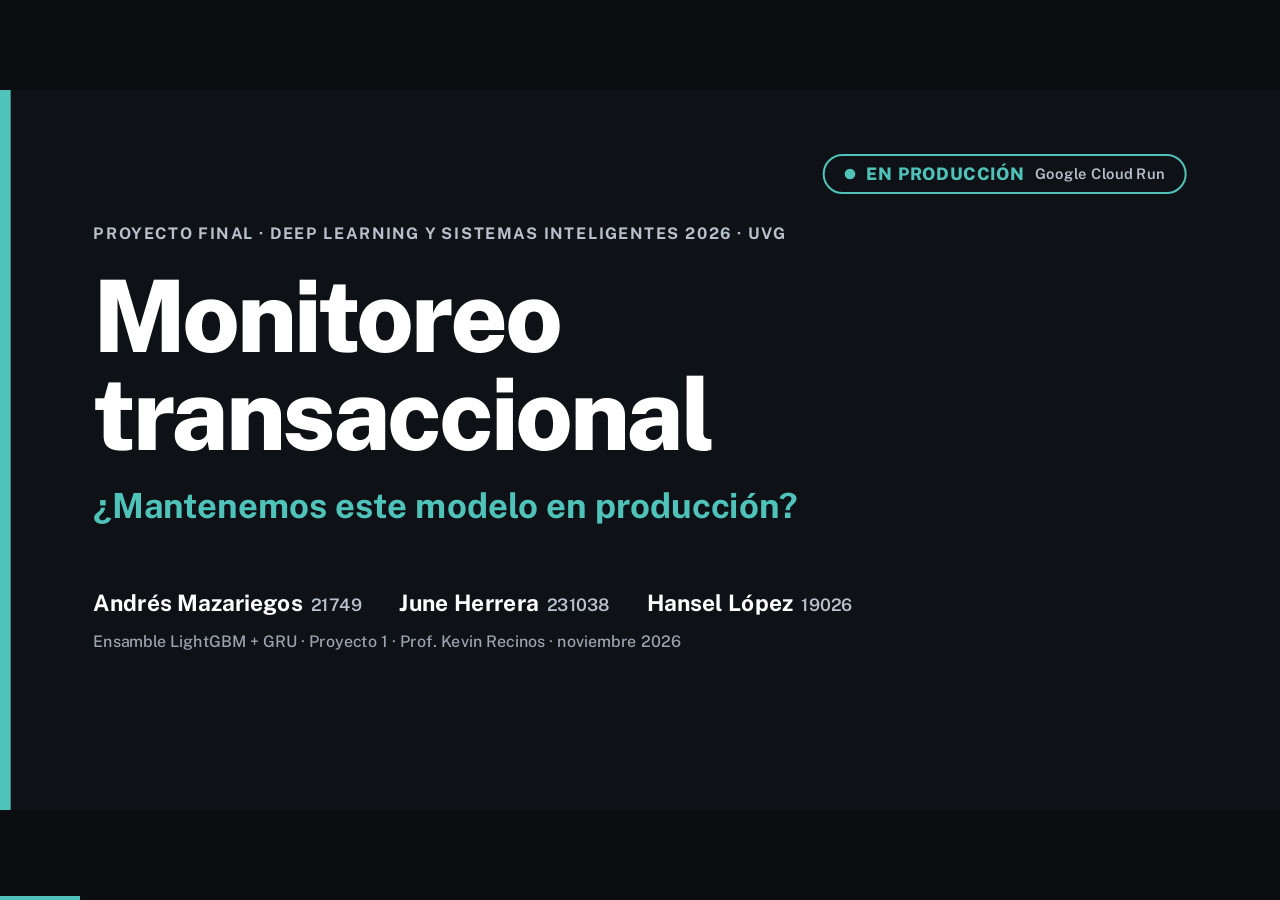
<file: docs/presentacion.html>
<!DOCTYPE html>
<html lang="es">
<head>
<meta charset="UTF-8">
<meta name="viewport" content="width=device-width, initial-scale=1.0">
<title>¿Mantenemos este modelo en producción?</title>

<!-- Tipografía: Public Sans (texto y cifras, ceros sin barra) + IBM Plex Mono (solo rutas y comandos). -->
<link rel="preconnect" href="https://fonts.googleapis.com">
<link rel="preconnect" href="https://fonts.gstatic.com" crossorigin>
<link rel="stylesheet" href="https://fonts.googleapis.com/css2?family=Public+Sans:ital,wght@0,300..900;1,300..900&display=swap">
<link rel="stylesheet" href="https://fonts.googleapis.com/css2?family=IBM+Plex+Mono:wght@400;500;600&display=swap">

<style>
/* ===========================================
   TEMA: "Tablero" — alto contraste, una sola familia para texto y cifras.
   Cambiar estos tokens cambia toda la presentación.
   Semántica fija: rojo = bloquear/fraude · ámbar = revisar ·
   verde = aprobar · azul = GRU / ensamble · gris = LightGBM ·
   turquesa = acento del deck (número de sección, énfasis).
   =========================================== */
:root {
    --paper: #FFFFFF;
    --card: #F4F6F9;
    --ink: #0E1116;
    --ink-2: #3D4451;
    --ink-3: #5B6472;
    --rule: #D5DAE1;
    --block: #C21D24;
    --block-soft: #FDE7E8;
    --review: #A65800;
    --review-ink: #8A4A00;
    --review-soft: #FFF0DB;
    --approve: #157A3C;
    --approve-soft: #E0F2E7;
    --dl: #1849A9;
    --dl-2: #86A7E3;
    --dl-soft: #E3ECFB;
    --lgb: #59616E;
    --mute: #C9CED6;
    --acc: #0B6E69;
    --acc-light: #4FC3B9;
    --dark: #0E1116;

    --f-display: 'Public Sans', sans-serif;
    --f-body: 'Public Sans', sans-serif;
    --f-mono: 'IBM Plex Mono', monospace;

    --stage-bg: #0b0d10;
    --slide-bg: var(--paper);
    --ease: cubic-bezier(0.16, 1, 0.3, 1);
}

* { margin: 0; padding: 0; box-sizing: border-box; }

/* ===========================================
   FIXED 16:9 STAGE: MANDATORY BASE STYLES (viewport-base.css, completo)
   =========================================== */
html,
body {
    width: 100%;
    height: 100%;
    margin: 0;
    overflow: hidden;
    background: var(--stage-bg, #000);
}
.deck-viewport {
    position: fixed;
    inset: 0;
    overflow: hidden;
    background: var(--stage-bg, #000);
}
.deck-stage {
    position: absolute;
    left: 0;
    top: 0;
    width: 1920px;
    height: 1080px;
    overflow: hidden;
    transform-origin: 0 0;
    background: var(--slide-bg, #fff);
}
.slide {
    position: absolute;
    inset: 0;
    width: 1920px;
    height: 1080px;
    overflow: hidden;
    display: block;
    visibility: hidden;
    opacity: 0;
    pointer-events: none;
    background: var(--slide-bg, #fff);
}
.slide.active,
.slide.visible {
    visibility: visible;
    opacity: 1;
    pointer-events: auto;
    z-index: 1;
}
img,
video,
canvas,
svg {
    max-width: 100%;
    max-height: 100%;
}
.deck-controls {
    position: fixed;
    left: 50%;
    bottom: 22px;
    transform: translateX(-50%);
    z-index: 1000;
}
@media print {
    html,
    body {
        width: 1920px;
        height: auto;
        overflow: visible;
        background: #fff;
    }
    .deck-viewport {
        position: static;
        overflow: visible;
        background: #fff;
    }
    .deck-stage {
        position: static;
        width: auto;
        height: auto;
        transform: none !important;
        background: none;
    }
    .slide {
        position: relative;
        display: block !important;
        visibility: visible !important;
        opacity: 1 !important;
        pointer-events: auto !important;
        width: 1920px;
        height: 1080px;
        break-after: page;
        page-break-after: always;
    }
    .slide:last-child {
        break-after: auto;
        page-break-after: auto;
    }
    .deck-controls {
        display: none !important;
    }
}
@media (prefers-reduced-motion: reduce) {
    *,
    *::before,
    *::after {
        animation-duration: 0.01ms !important;
        transition-duration: 0.2s !important;
    }
}

/* ===========================================
   FONDO: blanco liso + riel de acento a la izquierda
   =========================================== */
.slide {
    font-family: var(--f-body);
    color: var(--ink);
    font-size: 30px;
    background: var(--paper);
}
.slide::before {
    content: '';
    position: absolute;
    left: 0;
    top: 0;
    bottom: 0;
    width: 16px;
    background: var(--acc);
}

/* ===========================================
   ESTRUCTURA DE DIAPOSITIVA DE CONTENIDO
   número + título corto → subtítulo → cuerpo → pie
   =========================================== */
.frame {
    position: absolute;
    left: 140px;
    right: 140px;
    top: 70px;
    bottom: 90px;
    display: flex;
    flex-direction: column;
}
.head { display: flex; align-items: baseline; gap: 30px; }
.head .num { font: 800 44px/1 var(--f-body); color: var(--acc); }
h2 {
    font-family: var(--f-display);
    font-weight: 800;
    font-size: 96px;
    line-height: 1;
    letter-spacing: -0.02em;
}
.sub { font-size: 40px; line-height: 1.25; font-weight: 500; color: var(--ink-2); margin-top: 18px; }
.sub em { font-style: normal; font-weight: 800; color: var(--acc); }
.body { position: relative; flex: 1; margin-top: 44px; min-height: 0; }
.foot, .pg {
    position: absolute;
    bottom: 38px;
    font: 700 20px/1 var(--f-body);
    letter-spacing: 0.04em;
    color: var(--ink-3);
    text-transform: uppercase;
}
.foot { left: 140px; }
.pg { right: 140px; }

/* ===========================================
   PIEZAS REUTILIZABLES
   =========================================== */
.lbl {
    font: 700 22px/1.2 var(--f-body);
    letter-spacing: 0.08em;
    text-transform: uppercase;
    color: var(--ink-2);
}
.mono { font-family: var(--f-body); font-variant-numeric: tabular-nums; } /* cifras y notas */
.card {
    background: var(--card);
    border: 2px solid var(--rule);
    border-radius: 10px;
    padding: 30px 34px;
}
.pill {
    display: inline-block;
    padding: 6px 18px;
    border-radius: 999px;
    font: 700 24px/1.2 var(--f-body);
    white-space: nowrap;
}
.pill.ok { background: var(--approve-soft); color: var(--approve); }
.pill.no { background: var(--block-soft); color: var(--block); }
.pill.warn { background: var(--review-soft); color: var(--review-ink); }
.pill.dl { background: var(--dl-soft); color: var(--dl); }
.chip {
    display: inline-block;
    font: 600 24px/1 var(--f-body);
    padding: 12px 18px;
    border: 2px solid var(--rule);
    border-radius: 6px;
    background: var(--card);
    color: var(--ink);
    white-space: nowrap;
}
.c-block { color: var(--block); }
.c-review { color: var(--review-ink); }
.c-approve { color: var(--approve); }
.c-dl { color: var(--dl); }
.c-mute { color: var(--ink-3); }

svg { font-family: var(--f-body); fill: var(--ink); }
svg .m { font-family: var(--f-body); font-variant-numeric: tabular-nums; }

/* ===========================================
   ANIMACIONES — entran al activar la diapositiva (.visible)
   --d escalona cada elemento. Barras crecen desde su base.
   =========================================== */
.reveal {
    opacity: 0;
    transform: translateY(26px);
    transition: opacity 0.7s var(--ease), transform 0.7s var(--ease);
    transition-delay: var(--d, 0s);
}
.slide.visible .reveal { opacity: 1; transform: none; }

.grow {
    transform: scaleX(0);
    transform-origin: left center;
    transform-box: fill-box;
    transition: transform 1.1s var(--ease);
    transition-delay: var(--d, 0.3s);
}
.rise {
    transform: scaleY(0);
    transform-origin: center bottom;
    transform-box: fill-box;
    transition: transform 1.1s var(--ease);
    transition-delay: var(--d, 0.3s);
}
.slide.visible .grow,
.slide.visible .rise { transform: none; }

/* ===========================================
   PORTADA Y CIERRE (fondo oscuro, texto blanco)
   =========================================== */
.s-dark {
    --paper: #0E1116;
    color: #FFFFFF;
    background: #0E1116;
}
.s-dark::before { background: var(--acc-light); }
.title-wrap { position: absolute; left: 140px; right: 140px; top: 200px; }
.kicker {
    font: 700 24px/1.2 var(--f-body);
    letter-spacing: 0.1em;
    text-transform: uppercase;
    color: #B8C0CC;
}
h1 {
    font-family: var(--f-display);
    font-weight: 800;
    font-size: 150px;
    line-height: 0.98;
    letter-spacing: -0.03em;
    margin-top: 36px;
}
.lede { font-size: 52px; font-weight: 700; color: var(--acc-light); margin-top: 34px; }
.team { display: flex; gap: 56px; margin-top: 96px; font-size: 34px; font-weight: 700; }
.team b { font: 600 26px var(--f-body); color: #B8C0CC; margin-left: 12px; }
.meta { margin-top: 22px; font: 500 24px var(--f-body); color: #9AA3AF; }

/* Distintivo "en producción" */
.stamp { position: absolute; right: 140px; top: 96px; }
.stamp-in {
    display: inline-flex;
    align-items: center;
    gap: 16px;
    border: 3px solid var(--acc-light);
    border-radius: 999px;
    padding: 14px 30px;
    color: var(--acc-light);
    font: 800 26px/1 var(--f-body);
    letter-spacing: 0.04em;
    opacity: 0;
    transform: translateY(-10px);
    transition: opacity 0.5s ease 0.9s, transform 0.5s var(--ease) 0.9s;
}
.stamp-in::before { content: ''; width: 16px; height: 16px; border-radius: 50%; background: var(--acc-light); }
.stamp-in small { font: 600 22px/1 var(--f-body); letter-spacing: 0.02em; color: #B8C0CC; }
.slide.visible .stamp-in { opacity: 1; transform: none; }

/* ===========================================
   PIEZAS POR DIAPOSITIVA
   =========================================== */

/* 02 · Problemática */
.huge { font-family: var(--f-display); font-weight: 800; line-height: 0.95; letter-spacing: -0.02em; font-variant-numeric: tabular-nums; }
.sq { display: flex; gap: 8px; margin-top: 18px; }
.sq i { width: 22px; height: 22px; background: var(--review); display: block; border-radius: 2px; }
.strip { display: flex; height: 100px; border-radius: 4px; overflow: hidden; border: 1.5px solid var(--ink); }
.strip div { display: flex; align-items: center; justify-content: center; font: 700 30px var(--f-body); color: #fff; }
.ticks { position: relative; height: 36px; font: 700 23px var(--f-body); color: var(--ink-2); margin-top: 10px; }
.ticks span { position: absolute; transform: translateX(-50%); white-space: nowrap; }
.who-row { display: flex; font-size: 24px; color: var(--ink-2); margin-top: 4px; }
.who-row div { text-align: center; }
.users { display: grid; grid-template-columns: repeat(3, 1fr); gap: 22px; }
.users .card { padding: 24px 26px; }
.users .v { font: 800 38px/1.1 var(--f-body); white-space: nowrap; margin: 12px 0 6px; }
.users .s { font-size: 24px; color: var(--ink-2); }

/* 03 · Planificación (Gantt) */
.gantt { display: grid; grid-template-columns: 520px 896px 224px; }
.gantt .h { font: 700 22px var(--f-body); color: var(--ink-2); letter-spacing: 0.04em; padding-bottom: 12px; border-bottom: 2px solid var(--ink); }
.days { display: grid; grid-template-columns: repeat(8, 112px); }
.days span { text-align: center; }
.g-row { display: contents; }
.g-row > div { height: 66px; border-bottom: 1px solid var(--rule); display: flex; align-items: center; }
.g-row .task { font-size: 28px; font-weight: 600; }
.g-row .lane { position: relative; background: repeating-linear-gradient(to right, transparent 0 111px, rgba(14, 17, 22, 0.08) 111px 112px); }
.bar {
    position: absolute;
    height: 38px;
    top: 14px;
    border-radius: 3px;
    background: var(--ink);
    color: #fff;
    font: 700 19px/38px var(--f-body);
    padding-left: 10px;
    white-space: nowrap;
}
.bar.dl { background: var(--dl); }
.bar.tr { background: var(--block); }
.owners { gap: 8px; justify-content: flex-end; }
.av {
    width: 48px; height: 48px; border-radius: 50%;
    display: inline-flex; align-items: center; justify-content: center;
    font: 700 18px var(--f-mono); color: #fff; border: 3px solid var(--paper);
}
.av.am { background: var(--ink); }
.av.jh { background: var(--dl); }
.av.hl { background: var(--approve); }
.trio .av + .av { margin-left: -16px; }
.legend { display: flex; gap: 44px; margin-top: 30px; font-size: 26px; align-items: center; color: var(--ink-2); }
.legend .av { width: 40px; height: 40px; font-size: 15px; margin-right: 10px; }

/* 04 · Supuestos */
.cols3 { display: grid; grid-template-columns: repeat(3, 1fr); gap: 40px; }
.cols3 h3 { font-family: var(--f-display); font-weight: 800; font-size: 50px; margin-bottom: 18px; }
.item { padding: 18px 0; border-top: 1px solid var(--rule); }
.item .f { font: 800 50px/1.05 var(--f-display); font-variant-numeric: tabular-nums; }
.item .k { font-size: 26px; color: var(--ink-2); margin-top: 6px; }
.banner {
    margin-top: 40px;
    padding: 24px 32px;
    border-left: 8px solid var(--block);
    background: var(--block-soft);
    font-size: 30px;
}

/* 06 · Veredictos de hipótesis */
.verdicts { display: flex; flex-direction: column; gap: 20px; }
.verdicts .card { padding: 22px 28px; }
.verdicts .t { display: flex; justify-content: space-between; align-items: center; }
.verdicts .n { font: 800 34px var(--f-display); }
.verdicts .c { font: 500 23px/1.35 var(--f-body); color: var(--ink-2); margin-top: 8px; }
.verdicts .r { font: 800 30px var(--f-body); margin-top: 8px; }

/* 08 / 13 · Barras horizontales en HTML */
.hbars { display: grid; grid-template-columns: 330px 1fr; row-gap: 26px; align-items: center; }
.hbars .l { font-size: 28px; font-weight: 600; }
.hbars .l small { display: block; font-size: 22px; color: var(--ink-2); font-weight: 400; }
.hb { display: flex; align-items: center; gap: 18px; }
.hb i { display: block; height: 56px; border-radius: 3px; }
.hb b { font: 800 30px var(--f-body); white-space: nowrap; font-variant-numeric: tabular-nums; }

/* 09 · Regla vs negocio */
.versus { display: grid; grid-template-columns: 1fr 120px 1fr; align-items: stretch; }
.versus .card { padding: 34px 40px; }
.versus .big { font: 800 84px/1 var(--f-display); margin: 26px 0 20px; }
.versus .arrow { display: flex; align-items: center; justify-content: center; font: 400 80px var(--f-display); color: var(--ink-3); }
.price { margin-top: 70px; }
.track { position: relative; height: 90px; background: var(--approve); border-radius: 4px; margin-top: 18px; }
.track .sliver { position: absolute; right: 0; top: -14px; bottom: -14px; width: 4px; background: var(--block); }
.track .tag { position: absolute; right: 22px; top: 50%; transform: translateY(-50%); color: #fff; font: 700 26px var(--f-body); }
.callout { position: absolute; right: -6px; top: 92px; text-align: right; }

/* 10 · Arquitectura */
.arch { display: grid; grid-template-columns: 350px 80px 350px 80px 350px 80px 350px; }
.arch .col { display: flex; flex-direction: column; gap: 16px; }
.arch .ch { font: 800 22px var(--f-body); letter-spacing: 0.08em; text-transform: uppercase; color: var(--acc); padding-bottom: 10px; border-bottom: 2px solid var(--ink); }
.box { background: var(--card); border: 1.5px solid var(--rule); border-radius: 5px; padding: 16px 20px; font-size: 24px; line-height: 1.25; min-height: 92px; display: flex; flex-direction: column; justify-content: center; }
.box b { font-weight: 700; }
.box small { font: 500 20px var(--f-body); color: var(--ink-2); margin-top: 4px; }
.box.dark { background: var(--ink); color: var(--paper); border-color: var(--ink); }
.box.split { flex-direction: row; padding: 0; overflow: hidden; }
.box.split div { flex: 1; display: flex; flex-direction: column; justify-content: center; padding: 14px 16px; }
.box.split div + div { border-left: 1.5px solid var(--rule); }
.flowarr { display: flex; align-items: center; justify-content: center; font: 400 54px var(--f-display); color: var(--ink-3); padding-top: 40px; }
.actors { display: flex; gap: 22px; margin-top: 34px; }
.tools { display: flex; flex-wrap: wrap; gap: 12px; margin-top: 22px; }

/* 11 / 14 · Capturas */
.shot {
    border: 1.5px solid var(--ink);
    border-radius: 6px;
    overflow: hidden;
    background: #fff;
    box-shadow: 10px 10px 0 rgba(29, 26, 22, 0.10);
}
.shot img { display: block; width: 100%; height: 100%; object-fit: cover; object-position: top left; max-height: none; }
.endp { display: grid; grid-template-columns: 250px 1fr; row-gap: 0; }
.endp div { padding: 16px 0; border-bottom: 1px solid var(--rule); font-size: 28px; }
.endp .p { font: 700 26px var(--f-mono); color: var(--dl); }

/* 12 · Pruebas */
.tri { display: grid; grid-template-columns: 1fr 1fr 1.25fr; gap: 34px; }
.tri .card { padding: 34px 36px; }
.tri .v { font: 800 92px/1 var(--f-display); margin: 22px 0 18px; letter-spacing: -0.02em; }
.tri .k { font-size: 26px; color: var(--ink-2); line-height: 1.4; }
.stack { display: flex; height: 54px; border-radius: 3px; overflow: hidden; margin: 10px 0 22px; }
.stack i { display: block; height: 100%; }

.repro { display: grid; grid-template-columns: repeat(4, 1fr); gap: 18px; margin-top: 18px; }
.repro span { display: flex; align-items: center; gap: 14px; background: var(--ink); color: var(--paper); border-radius: 5px; padding: 18px 20px; }
.repro i { font: 700 20px var(--f-mono); font-style: normal; color: #4FC3B9; }
.repro code { font: 500 19px var(--f-mono); white-space: nowrap; }

/* 15 · Recomendación */
.rules { border-top: 4px double var(--rule); }
.rules .r { display: grid; grid-template-columns: 300px 1fr; align-items: center; padding: 24px 0; border-bottom: 1px solid var(--rule); }
.rules .a { font: 800 40px var(--f-display); }
.rules .b { font-size: 32px; }
.risks { display: flex; flex-wrap: wrap; gap: 14px; margin-top: 34px; align-items: center; }

/* ===========================================
   NOTAS DEL PRESENTADOR (tecla N) — fuera del escenario
   =========================================== */
.notes { display: none; }
.notes-panel {
    position: fixed; left: 0; right: 0; bottom: 0; z-index: 2000;
    background: rgba(13, 11, 9, 0.94); color: #FFFFFF;
    font: 17px/1.5 var(--f-body); padding: 18px 28px 26px;
    transform: translateY(100%); transition: transform 0.3s var(--ease);
}
.notes-panel.open { transform: none; }
.progress { position: fixed; left: 0; bottom: 0; height: 4px; background: #4FC3B9; z-index: 1500; transition: width 0.4s var(--ease); }

/* ===========================================
   EDICIÓN EN LÍNEA (tecla E o esquina superior izquierda; Ctrl+S guarda)
   =========================================== */
.edit-hotzone { position: fixed; top: 0; left: 0; width: 80px; height: 80px; z-index: 10000; cursor: pointer; }
.edit-toggle {
    position: fixed; top: 16px; left: 16px; z-index: 10001;
    border: 0; border-radius: 6px; padding: 8px 14px; font: 600 14px var(--f-mono);
    background: #FFFFFF; color: #0E1116; opacity: 0; pointer-events: none; transition: opacity 0.3s ease;
}
.edit-toggle.show, .edit-toggle.active { opacity: 1; pointer-events: auto; }
.editing [contenteditable="true"]:hover { outline: 2px dashed rgba(155, 28, 46, 0.5); }

/* ===========================================
   IMPRESIÓN / PDF: una diapositiva por página, todo en su estado final
   =========================================== */
@page { size: 1920px 1080px; margin: 0; }
@media print {
    * { -webkit-print-color-adjust: exact; print-color-adjust: exact; }
    .reveal, .grow, .rise, .stamp-in { opacity: 1 !important; transform: none !important; transition: none !important; }
    .notes-panel, .progress, .edit-toggle, .edit-hotzone { display: none !important; }
}
</style>
</head>
<body>
<div class="deck-viewport">
<main class="deck-stage" id="deckStage">

<!-- =========================================================
     01 · PORTADA
     ========================================================= -->
<section class="slide s-dark active" aria-label="Portada">
    <div class="title-wrap">
        <div class="kicker reveal">Proyecto final · Deep Learning y Sistemas Inteligentes 2026 · UVG</div>
        <h1 class="reveal" style="--d:.15s">Monitoreo<br>transaccional</h1>
        <p class="lede reveal" style="--d:.3s">¿Mantenemos este modelo en producción?</p>
        <div class="team reveal" style="--d:.45s">
            <span>Andrés Mazariegos<b>21749</b></span>
            <span>June Herrera<b>231038</b></span>
            <span>Hansel López<b>19026</b></span>
        </div>
        <div class="meta reveal" style="--d:.55s">Ensamble LightGBM + GRU · Proyecto 1 · Prof. Kevin Recinos · noviembre 2026</div>
    </div>
    <div class="stamp"><div class="stamp-in">EN PRODUCCIÓN<small>Google Cloud Run</small></div></div>
    <aside class="notes">Somos el equipo que trae a este comité una pregunta: ¿se mantiene en producción el modelo de fraude? En 10 minutos: problema, modelo, evidencia y nuestra recomendación.</aside>
</section>

<!-- =========================================================
     02 · PROBLEMÁTICA — costos asimétricos, decisión y usuarios
     ========================================================= -->
<section class="slide" aria-label="Problemática">
    <div class="frame">
        <div class="head reveal"><span class="num">01</span><h2>Problemática</h2></div>
        <p class="sub reveal" style="--d:.08s">Cada transacción se decide <em>en milisegundos</em></p>
        <div class="body" style="display:grid;grid-template-columns:700px 860px;gap:80px">
            <div>
                <div class="lbl reveal" style="--d:.1s">Dejar pasar un fraude</div>
                <div class="huge c-block reveal" style="font-size:150px;margin:10px 0 34px;--d:.15s">Q4,200</div>
                <div class="lbl reveal" style="--d:.25s">Bloquear a un cliente legítimo</div>
                <div class="huge reveal" style="color:var(--review);font-size:110px;margin-top:10px;--d:.3s">Q180</div>
                <div class="sq reveal" style="--d:.45s"><i></i><i></i><i></i><i></i><i></i><i></i><i></i><i></i><i></i><i></i><i></i><i></i><i></i><i></i><i></i><i></i><i></i><i></i><i></i><i></i><i></i><i></i><i></i></div>
                <div class="mono reveal" style="font-size:26px;margin-top:14px;color:var(--ink-2);--d:.5s">23 bloqueos por error = 1 fraude que pasa</div>
            </div>
            <div>
                <div class="lbl reveal" style="--d:.2s">Decisión · probabilidad calibrada de fraude</div>
                <div class="reveal" style="margin-top:22px;--d:.3s">
                    <div class="strip">
                        <div style="width:261px;background:var(--approve)">Aprobar</div>
                        <div style="width:370px;background:var(--review)">Revisar</div>
                        <div style="flex:1;background:var(--block)">Bloquear</div>
                    </div>
                    <div class="ticks">
                        <span style="left:12px">0 %</span><span style="left:261px">0.91 %</span><span style="left:631px">2.2 %</span><span style="right:0;transform:none">3 %+</span>
                    </div>
                    <div class="who-row">
                        <div style="width:261px">automático</div><div style="width:370px">analista · ≤ 1 % del tráfico</div><div style="flex:1">automático</div>
                    </div>
                </div>
                <div class="mono reveal" style="font-size:26px;font-weight:700;margin:30px 0 44px;color:var(--block);--d:.4s">umbral de mínimo costo = 2.2 % · no 50 %</div>
                <div class="users">
                    <div class="card reveal" style="--d:.5s"><div class="lbl">Autorizador</div><div class="v">&lt; 100 ms</div><div class="s">p95 por llamada</div></div>
                    <div class="card reveal" style="--d:.6s"><div class="lbl">Analista</div><div class="v">¿por qué?</div><div class="s">3 motivos SHAP</div></div>
                    <div class="card reveal" style="--d:.7s"><div class="lbl">Comité</div><div class="v">¿sigue?</div><div class="s">panel /monitor</div></div>
                </div>
            </div>
        </div>
    </div>
    <div class="foot">Monitoreo transaccional · comité de modelos</div><div class="pg"></div>
    <aside class="notes">Un fraude que pasa cuesta Q4,200; bloquear a un cliente bueno, Q180: 23 veces menos. Por eso el umbral no es 50 %, es 2.2 %. Tres usuarios: el autorizador (latencia), el analista (explicación) y ustedes (si se queda).</aside>
</section>

<!-- =========================================================
     03 · PLANIFICACIÓN — Gantt con responsables
     ========================================================= -->
<section class="slide" aria-label="Planificación">
    <div class="frame">
        <div class="head reveal"><span class="num">02</span><h2>Planificación</h2></div>
        <p class="sub reveal" style="--d:.08s">Primero la hipótesis, <em>después el modelo</em></p>
        <div class="body">
            <div class="gantt reveal" style="--d:.15s">
                <div class="h">ETAPA</div>
                <div class="h days"><span>8</span><span>9</span><span>10</span><span>11</span><span>12</span><span>13</span><span>14</span><span>15 NOV</span></div>
                <div class="h" style="text-align:right">QUIÉN</div>

                <div class="g-row"><div class="task">Hipótesis H1 · H2 congeladas</div><div class="lane"><span class="bar tr grow" style="left:6px;width:100px">20:26</span></div><div class="owners"><span class="av am">AM</span></div></div>
                <div class="g-row"><div class="task">Reentrenamiento K = 3</div><div class="lane"><span class="bar dl grow" style="left:6px;width:100px;--d:.35s"></span></div><div class="owners"><span class="av jh">JH</span></div></div>
                <div class="g-row"><div class="task">API · demo · monitoreo</div><div class="lane"><span class="bar grow" style="left:6px;width:100px;--d:.4s"></span></div><div class="owners"><span class="av am">AM</span></div></div>
                <div class="g-row"><div class="task">Pruebas de contrato y paridad</div><div class="lane"><span class="bar dl grow" style="left:6px;width:100px;--d:.45s"></span></div><div class="owners"><span class="av jh">JH</span></div></div>
                <div class="g-row"><div class="task">H3 ensamble → decisión</div><div class="lane"><span class="bar tr grow" style="left:6px;width:100px;--d:.5s">21:41</span></div><div class="owners trio"><span class="av am">AM</span><span class="av jh">JH</span><span class="av hl">HL</span></div></div>
                <div class="g-row"><div class="task">Cloud Run · tráfico · evidencias</div><div class="lane"><span class="bar grow" style="left:118px;width:100px;--d:.55s"></span></div><div class="owners"><span class="av am">AM</span><span class="av jh">JH</span></div></div>
                <div class="g-row"><div class="task">Presentación al comité</div><div class="lane"><span class="bar grow" style="left:118px;width:100px;--d:.6s"></span><span class="bar grow" style="left:566px;width:100px;--d:.65s"></span></div><div class="owners trio"><span class="av am">AM</span><span class="av jh">JH</span><span class="av hl">HL</span></div></div>
                <div class="g-row"><div class="task">Ajustes · versión final</div><div class="lane"><span class="bar grow" style="left:118px;width:772px;--d:.7s">hasta 15 nov · 23:59</span></div><div class="owners trio"><span class="av am">AM</span><span class="av jh">JH</span><span class="av hl">HL</span></div></div>
            </div>
            <div class="legend reveal" style="--d:.8s">
                <span><span class="av am">AM</span>Andrés Mazariegos</span>
                <span><span class="av jh">JH</span>June Herrera</span>
                <span><span class="av hl">HL</span>Hansel López</span>
                <span style="margin-left:auto"><span class="bar tr" style="position:static;display:inline-block;width:46px;height:22px;vertical-align:middle;margin-right:10px"></span>criterio congelado</span>
            </div>
        </div>
    </div>
    <div class="foot">Monitoreo transaccional · comité de modelos</div><div class="pg"></div>
    <aside class="notes">El orden importa: la hipótesis se escribió antes de entrenar (20:26) y la prueba de paridad antes de desplegar. H3 se registró en su propio commit antes de calcular el ensamble.</aside>
</section>

<!-- =========================================================
     04 · SUPUESTOS — datos, usuario, entorno
     ========================================================= -->
<section class="slide" aria-label="Supuestos">
    <div class="frame">
        <div class="head reveal"><span class="num">03</span><h2>Supuestos</h2></div>
        <p class="sub reveal" style="--d:.08s">Lo que <em>damos por cierto</em></p>
        <div class="body">
            <div class="cols3">
                <div class="reveal" style="--d:.1s">
                    <h3>Datos</h3>
                    <div class="item"><div class="f">419,821</div><div class="k">transacciones sintéticas · generador del P1</div></div>
                    <div class="item"><div class="f c-block">1.18 %</div><div class="k">de fraude</div></div>
                    <div class="item"><div class="f">train → val → test</div><div class="k">partición temporal · etiquetas con retraso</div></div>
                </div>
                <div class="reveal" style="--d:.25s">
                    <h3>Usuario</h3>
                    <div class="item"><div class="f">7 días</div><div class="k">de historia por llamada</div></div>
                    <div class="item"><div class="f c-review">≤ 1 %</div><div class="k">del tráfico cabe en revisión</div></div>
                    <div class="item"><div class="f">Q4,200 / Q180</div><div class="k">costos promedio fijos</div></div>
                </div>
                <div class="reveal" style="--d:.4s">
                    <h3>Entorno</h3>
                    <div class="item"><div class="f">CPU</div><div class="k">2 vCPU · 2 GiB · sin GPU</div></div>
                    <div class="item"><div class="f">1 instancia</div><div class="k">Cloud Run · escala a cero</div></div>
                    <div class="item"><div class="f">efímero</div><div class="k">registro SQLite → exportable a CSV</div></div>
                </div>
            </div>
            <div class="banner reveal" style="--d:.6s"><b>Datos sintéticos:</b> probamos el sistema de producción, no que el patrón exista así en el banco.</div>
        </div>
    </div>
    <div class="foot">Monitoreo transaccional · comité de modelos</div><div class="pg"></div>
    <aside class="notes">El supuesto que gobierna todo: los datos son sintéticos. Demostramos el pipeline completo, no el patrón real. El autorizador manda 7 días de historia (una prueba verifica que más no cambia el puntaje).</aside>
</section>

<!-- =========================================================
     05 · MODELO PLANTEADO — origen, cambio y arquitectura del ensamble
     ========================================================= -->
<section class="slide" aria-label="Modelo planteado">
    <div class="frame">
        <div class="head reveal"><span class="num">04</span><h2>Modelo</h2></div>
        <p class="sub reveal" style="--d:.08s">Del Proyecto 1, <em>un solo cambio</em>: K de 20 a 3</p>
        <div class="body" style="display:grid;grid-template-columns:520px 1040px;gap:80px">
            <div>
                <div class="lbl reveal" style="--d:.1s">Curva del P1 · AUC-PR del GRU</div>
                <svg class="reveal" style="--d:.15s;margin-top:20px" width="520" height="250" viewBox="0 0 520 250" role="img" aria-label="AUC-PR del GRU: 0.636 con K=20 y 0.749 con K=3">
                    <rect class="grow" x="140" y="20" width="318" height="70" fill="#C9CED6"/>
                    <rect class="grow" x="140" y="130" width="374" height="70" fill="#1849A9" style="--d:.45s"/>
                    <text x="0" y="66" font-size="28" font-weight="600">K = 20</text>
                    <text x="0" y="176" font-size="28" font-weight="700">K = 3</text>
                    <text class="m" x="440" y="66" font-size="26" font-weight="700" text-anchor="end">0.636</text>
                    <text class="m" x="496" y="176" font-size="26" font-weight="700" fill="#fff" text-anchor="end">0.749</text>
                    <text x="140" y="240" font-size="22" fill="#3D4451">eje desde 0.40 · una semilla</text>
                </svg>
                <div class="reveal" style="--d:.3s;margin-top:36px">
                    <div class="lbl">Por qué</div>
                    <p style="font-size:30px;line-height:1.35;margin-top:12px">“Sondeo y golpe” vive en las <b>últimas 3</b> transacciones; con 20 pasos el GRU aprendía relleno.</p>
                </div>
                <div class="reveal" style="--d:.4s;margin-top:28px;display:flex;gap:12px;flex-wrap:wrap">
                    <span class="chip">mismos datos</span><span class="chip">mismas semillas</span><span class="chip">mismos hiperparámetros</span>
                </div>
            </div>
            <svg class="reveal" style="--d:.25s" width="1040" height="600" viewBox="0 0 1040 600" role="img" aria-label="Arquitectura del ensamble E">
                <defs><marker id="ar5" viewBox="0 0 10 10" refX="9" refY="5" markerWidth="7" markerHeight="7" orient="auto-start-reverse"><path d="M0 0 L10 5 L0 10 z" fill="#0E1116"/></marker></defs>
                <!-- C_K3: GRU híbrido -->
                <text class="m" x="0" y="22" font-size="22" font-weight="700" fill="#1849A9">C_K3 · GRU HÍBRIDO (DEEP LEARNING) · 27,457 PARÁMETROS</text>
                <rect x="0" y="38" width="1040" height="270" rx="10" fill="none" stroke="#1849A9" stroke-width="2" stroke-dasharray="10 8"/>
                <rect x="24" y="62" width="330" height="96" rx="6" fill="#F4F6F9" stroke="#D5DAE1" stroke-width="1.5"/>
                <text x="42" y="102" font-size="25" font-weight="700">Últimas 3 transacciones</text>
                <text x="42" y="136" font-size="20" fill="#3D4451">7 numéricas + 3 embeddings</text>
                <rect x="410" y="62" width="230" height="96" rx="6" fill="#E3ECFB" stroke="#1849A9" stroke-width="2"/>
                <text x="430" y="104" font-size="30" font-weight="700" fill="#1849A9">GRU 64</text>
                <text x="430" y="138" font-size="20" fill="#1849A9">máscara · dropout 0.3</text>
                <rect x="24" y="188" width="330" height="96" rx="6" fill="#F4F6F9" stroke="#D5DAE1" stroke-width="1.5"/>
                <text x="42" y="228" font-size="25" font-weight="700">30 agregados causales</text>
                <text x="42" y="262" font-size="20" fill="#3D4451">escalados</text>
                <rect x="700" y="116" width="316" height="118" rx="6" fill="#F4F6F9" stroke="#1849A9" stroke-width="2"/>
                <text x="720" y="162" font-size="25" font-weight="700">Concat</text>
                <text x="720" y="200" font-size="25" font-weight="700">Dense 32 → σ</text>
                <path d="M354 110 H404" stroke="#0E1116" stroke-width="2" fill="none" marker-end="url(#ar5)"/>
                <path d="M640 110 H668 V155 H694" stroke="#0E1116" stroke-width="2" fill="none" marker-end="url(#ar5)"/>
                <path d="M354 236 H668 V196 H694" stroke="#0E1116" stroke-width="2" fill="none" marker-end="url(#ar5)"/>
                <!-- A: LightGBM -->
                <rect x="24" y="350" width="330" height="86" rx="6" fill="#F4F6F9" stroke="#D5DAE1" stroke-width="1.5"/>
                <text x="42" y="388" font-size="25" font-weight="700">30 agregados</text>
                <text x="42" y="418" font-size="20" fill="#3D4451">sin orden</text>
                <rect x="410" y="350" width="230" height="86" rx="6" fill="#ECEEF1" stroke="#59616E" stroke-width="2"/>
                <text x="430" y="392" font-size="30" font-weight="700" fill="#3D4451">LightGBM</text>
                <text class="m" x="430" y="422" font-size="20" fill="#3D4451">componente A</text>
                <path d="M354 393 H404" stroke="#0E1116" stroke-width="2" fill="none" marker-end="url(#ar5)"/>
                <!-- E: ensamble -->
                <rect x="700" y="330" width="316" height="126" rx="6" fill="#0E1116"/>
                <text x="720" y="380" font-size="30" font-weight="700" fill="#FFFFFF">E = ½·A + ½·C_K3</text>
                <text x="720" y="420" font-size="20" fill="#B8C0CC">peso fijo · sin ajustar en val</text>
                <path d="M858 234 V324" stroke="#0E1116" stroke-width="2" fill="none" marker-end="url(#ar5)"/>
                <path d="M640 393 H694" stroke="#0E1116" stroke-width="2" fill="none" marker-end="url(#ar5)"/>
                <!-- Calibración y decisión -->
                <rect x="700" y="496" width="316" height="96" rx="6" fill="#F4F6F9" stroke="#D5DAE1" stroke-width="1.5"/>
                <text x="720" y="536" font-size="24" font-weight="700">Calibración isotónica</text>
                <text class="m" x="720" y="572" font-size="20" fill="#3D4451">umbral u* = 2.2 %</text>
                <path d="M858 456 V490" stroke="#0E1116" stroke-width="2" fill="none" marker-end="url(#ar5)"/>
                <path d="M700 544 H612" stroke="#0E1116" stroke-width="2" fill="none" marker-end="url(#ar5)"/>
                <rect x="24" y="520" width="180" height="50" rx="25" fill="#C21D24"/><text x="114" y="553" font-size="22" font-weight="700" fill="#fff" text-anchor="middle">Bloquear</text>
                <rect x="220" y="520" width="180" height="50" rx="25" fill="#A65800"/><text x="310" y="553" font-size="22" font-weight="700" fill="#fff" text-anchor="middle">Revisar</text>
                <rect x="416" y="520" width="180" height="50" rx="25" fill="#157A3C"/><text x="506" y="553" font-size="22" font-weight="700" fill="#fff" text-anchor="middle">Aprobar</text>
            </svg>
        </div>
    </div>
    <div class="foot">Monitoreo transaccional · comité de modelos</div><div class="pg"></div>
    <aside class="notes">Origen: nuestro Proyecto 1, elegido sobre la GAN y Text-to-SQL porque tiene costo medible, línea base y deriva. Un solo cambio: ventana de 20 a 3 transacciones, porque la curva del propio P1 lo señalaba. Lo servido: el GRU híbrido y LightGBM promediados 50/50, calibrados.</aside>
</section>

<!-- =========================================================
     06 · VALIDACIÓN DE HIPÓTESIS — AUC-PR con desviación + veredictos
     ========================================================= -->
<section class="slide" aria-label="Validación de hipótesis">
    <div class="frame">
        <div class="head reveal"><span class="num">05</span><h2>Hipótesis</h2></div>
        <p class="sub reveal" style="--d:.08s">H1 se cumple; <em>H2 y H3 no</em></p>
        <div class="body" style="display:grid;grid-template-columns:1040px 520px;gap:80px">
            <svg class="reveal" style="--d:.1s" width="1040" height="580" viewBox="0 0 1040 580" role="img" aria-label="AUC-PR de validación por modelo">
                <!-- cuadrícula: x(v) = 270 + (v - 0.60) / 0.30 × 700 -->
                <g stroke="#D5DAE1" stroke-width="1.5">
                    <line x1="270" y1="0" x2="270" y2="480"/><line x1="503.3" y1="0" x2="503.3" y2="480"/>
                    <line x1="736.7" y1="0" x2="736.7" y2="480"/><line x1="970" y1="0" x2="970" y2="480"/>
                </g>
                <g class="m" font-size="22" fill="#3D4451" text-anchor="middle">
                    <text x="270" y="512">0.60</text><text x="503.3" y="512">0.70</text><text x="736.7" y="512">0.80</text><text x="970" y="512">0.90</text>
                </g>
                <text x="270" y="560" font-size="22" fill="#3D4451">AUC-PR validación · media de 3 semillas ± desviación · eje desde 0.60</text>
                <g font-size="25" text-anchor="end">
                    <text x="250" y="41">A · LightGBM</text>
                    <text x="250" y="121" fill="#5B6472">B · GRU K=20</text>
                    <text x="250" y="201" font-weight="700">B · GRU K=3</text>
                    <text x="250" y="281" fill="#5B6472">C · híbrido K=20</text>
                    <text x="250" y="361" font-weight="700">C · híbrido K=3</text>
                    <text x="250" y="441" font-weight="800">E · ensamble</text>
                </g>
                <rect class="grow" x="270" y="10" width="543.4" height="46" fill="#59616E"/>
                <rect class="grow" x="270" y="90" width="265.5" height="46" fill="#C9CED6" style="--d:.4s"/>
                <rect class="grow" x="270" y="170" width="340" height="46" fill="#86A7E3" style="--d:.5s"/>
                <rect class="grow" x="270" y="250" width="219.1" height="46" fill="#C9CED6" style="--d:.6s"/>
                <rect class="grow" x="270" y="330" width="424.7" height="46" fill="#86A7E3" style="--d:.7s"/>
                <rect class="grow" x="270" y="410" width="551.6" height="46" fill="#1849A9" style="--d:.8s"/>
                <!-- barras de error -->
                <g stroke="#0E1116" stroke-width="2.5">
                    <path d="M808.7 33 H818.1 M808.7 25 V41 M818.1 25 V41"/>
                    <path d="M375.7 113 H695.3 M375.7 103 V123 M695.3 103 V123" stroke="#C21D24"/>
                    <path d="M604.4 193 H615.6 M604.4 185 V201 M615.6 185 V201"/>
                    <path d="M416.5 273 H561.7 M416.5 263 V283 M561.7 263 V283"/>
                    <path d="M682.6 353 H706.8 M682.6 345 V361 M706.8 345 V361"/>
                    <path d="M815.1 433 H828.1 M815.1 425 V441 M828.1 425 V441"/>
                </g>
                <g class="m" font-size="24" font-weight="700">
                    <text x="832" y="42">0.833</text>
                    <text x="710" y="122" fill="#C21D24">0.714 ± 0.068</text>
                    <text x="628" y="202">0.746</text>
                    <text x="576" y="282" fill="#5B6472">0.694 ± 0.031</text>
                    <text x="720" y="362">0.782</text>
                    <text x="842" y="442" fill="#1849A9">0.836</text>
                </g>
            </svg>
            <div class="verdicts">
                <div class="card reveal" style="--d:.3s"><div class="t"><span class="n">H1 · K=3 &gt; K=20</span><span class="pill ok">Se cumple</span></div><div class="c">criterio: +0.03 y peor semilla &gt; 0.714</div><div class="r">+0.032 · peor 0.743</div></div>
                <div class="card reveal" style="--d:.45s"><div class="t"><span class="n">H2 · híbrido ≥ A</span><span class="pill no">No</span></div><div class="c">criterio: media ≥ A − 0.005</div><div class="r c-block">−0.051</div></div>
                <div class="card reveal" style="--d:.6s"><div class="t"><span class="n">H3 · E no peor que A</span><span class="pill no">No</span></div><div class="c">criterio: AUC-PR ≥ A y costo ≤ A</div><div class="r">+0.0035 · <span class="c-block">costo +Q11k</span></div></div>
                <div class="mono reveal" style="font-size:24px;color:var(--ink-2);--d:.75s;line-height:1.4">AUC-PR, no exactitud: con 1.2 % de fraude, “aprobar todo” acierta 98.8 %</div>
            </div>
        </div>
    </div>
    <div class="foot">Monitoreo transaccional · comité de modelos</div><div class="pg"></div>
    <aside class="notes">Línea base: LightGBM, 0.833. H1 se cumple: K=3 mejora el GRU, y sobre todo baja la desviación entre semillas. H2 no: el híbrido queda 0.05 debajo de LightGBM. H3 no: el ensamble ordena mejor pero en su umbral cuesta más en validación.</aside>
</section>

<!-- =========================================================
     07 · FALSIFICACIÓN — permutación y estabilidad
     ========================================================= -->
<section class="slide" aria-label="Prueba de permutación">
    <div class="frame">
        <div class="head reveal"><span class="num">05</span><h2>Falsificación</h2></div>
        <p class="sub reveal" style="--d:.08s">El GRU <em>sí</em> usa el orden</p>
        <div class="body" style="display:grid;grid-template-columns:860px 700px;gap:80px">
            <div>
                <div class="lbl reveal" style="--d:.1s">Prueba de permutación · AUC-PR del GRU (validación)</div>
                <svg class="reveal" style="--d:.15s;margin-top:18px" width="860" height="560" viewBox="0 0 860 560" role="img" aria-label="Permutación: 0.786 original, 0.761 historia barajada, 0.661 ventana barajada">
                    <!-- altura = valor × 500 px, base en y = 470 -->
                    <line x1="40" y1="470" x2="840" y2="470" stroke="#0E1116" stroke-width="2"/>
                    <rect class="rise" x="80" y="77" width="190" height="393" fill="#1849A9"/>
                    <rect class="rise" x="340" y="89.5" width="190" height="380.5" fill="#86A7E3" style="--d:.45s"/>
                    <rect class="rise" x="600" y="139.5" width="190" height="330.5" fill="#C9CED6" style="--d:.6s"/>
                    <g class="m" font-size="30" font-weight="700" text-anchor="middle">
                        <text x="175" y="60">0.786</text><text x="435" y="72">0.761</text><text x="695" y="122">0.661</text>
                    </g>
                    <g class="m" font-size="26" font-weight="700" text-anchor="middle" fill="#C21D24">
                        <text x="435" y="34">−0.025</text><text x="695" y="84">−0.125</text>
                    </g>
                    <g font-size="25" text-anchor="middle">
                        <text x="175" y="508">original</text>
                        <text x="435" y="508">historia</text><text x="435" y="540" fill="#3D4451">barajada</text>
                        <text x="695" y="508">ventana</text><text x="695" y="540" fill="#3D4451">barajada</text>
                    </g>
                </svg>
            </div>
            <div style="display:flex;flex-direction:column;gap:30px">
                <div class="card reveal" style="--d:.35s">
                    <div class="lbl">Desviación entre semillas · GRU</div>
                    <div style="display:grid;grid-template-columns:auto auto auto;justify-content:start;align-items:baseline;column-gap:30px;row-gap:6px;margin-top:22px;white-space:nowrap">
                        <span class="mono c-mute" style="font-size:56px;font-weight:700;text-decoration:line-through;text-decoration-thickness:4px">± 0.068</span>
                        <span style="font:400 50px var(--f-display);color:var(--ink-3)">→</span>
                        <span class="mono c-dl" style="font-size:56px;font-weight:700">± 0.002</span>
                        <span style="font-size:23px;color:var(--ink-2)">K = 20</span><span></span><span style="font-size:23px;color:var(--ink-2)">K = 3</span>
                    </div>
                </div>
                <div class="card reveal" style="--d:.5s">
                    <div class="lbl">Lectura</div>
                    <p style="font-size:30px;line-height:1.4;margin-top:14px">Barajar la ventana le quita <b class="c-block">0.125</b>.<br>Con K = 3 el resultado <b>ya no depende de la suerte</b>.</p>
                </div>
            </div>
        </div>
    </div>
    <div class="foot">Monitoreo transaccional · comité de modelos</div><div class="pg"></div>
    <aside class="notes">Intentamos falsificar al GRU: si barajamos el orden y el puntaje no cambia, el orden no importa. Cae de 0.786 a 0.661: sí lo usa. Y con K=3 la varianza entre semillas cae de 0.068 a 0.002.</aside>
</section>

<!-- =========================================================
     08 · RESULTADO FRENTE A LA LÍNEA BASE (prueba)
     ========================================================= -->
<section class="slide" aria-label="Resultado en prueba">
    <div class="frame">
        <div class="head reveal"><span class="num">05</span><h2>Línea base</h2></div>
        <p class="sub reveal" style="--d:.08s">Cualquier modelo ahorra <em>≈ Q6 M al mes</em></p>
        <div class="body" style="display:grid;grid-template-columns:1180px 380px;gap:80px">
            <div>
                <div class="lbl reveal" style="--d:.1s;margin-bottom:30px">Costo en prueba (Q) · FN × 4,200 + FP × 180</div>
                <div class="hbars" style="row-gap:46px">
                    <div class="l reveal" style="--d:.15s">Sin modelo<small>aprobar todo</small></div>
                    <div class="hb"><i class="grow" style="width:720px;background:var(--block);--d:.2s"></i><b class="c-block">Q2.95 M</b></div>
                    <div class="l reveal" style="--d:.25s">C_K3 · GRU solo<small>AUC-PR 0.789 · recall 94.2 %</small></div>
                    <div class="hb"><i class="grow" style="width:95px;background:var(--dl-2);--d:.35s"></i><b>Q365 k</b></div>
                    <div class="l reveal" style="--d:.3s"><b>E · ensamble</b><small>AUC-PR 0.853 · recall 97.6 %</small></div>
                    <div class="hb"><i class="grow" style="width:69px;background:var(--dl);--d:.45s"></i><b class="c-dl">Q263 k</b></div>
                    <div class="l reveal" style="--d:.35s">A · LightGBM<small>AUC-PR 0.857 · recall 97.7 %</small></div>
                    <div class="hb"><i class="grow" style="width:68px;background:var(--lgb);--d:.55s"></i><b>Q261 k</b></div>
                </div>
                <div class="mono reveal" style="font-size:24px;color:var(--ink-2);margin-top:30px;--d:.6s">evaluada con modelos, calibradores y umbrales ya congelados en validación</div>
            </div>
            <div style="display:flex;flex-direction:column;gap:26px">
                <div class="card reveal" style="--d:.5s"><div class="lbl">Ahorro / mes · E</div><div class="huge c-approve" style="font-size:64px;margin-top:14px;white-space:nowrap">Q6.01 M</div></div>
                <div class="card reveal" style="--d:.6s"><div class="lbl">Ahorro / mes · A</div><div class="huge" style="font-size:64px;margin-top:14px;color:var(--lgb);white-space:nowrap">Q6.02 M</div></div>
                <div class="card reveal" style="--d:.7s"><div class="lbl">Fraudes detenidos</div><div class="huge c-dl" style="font-size:64px;margin-top:14px;white-space:nowrap">97.6 %</div></div>
            </div>
        </div>
    </div>
    <div class="foot">Monitoreo transaccional · comité de modelos</div><div class="pg"></div>
    <aside class="notes">En prueba, sin modelo perdemos Q2.95 M en 13 días. Ensamble y LightGBM quedan prácticamente empatados (Q263k vs Q261k) y ahorran unos Q6 M al mes. El GRU solo es peor; combinado, no.</aside>
</section>

<!-- =========================================================
     09 · REGLA TÉCNICA vs DECISIÓN DE NEGOCIO
     ========================================================= -->
<section class="slide" aria-label="Decisión de producción">
    <div class="frame">
        <div class="head reveal"><span class="num">05</span><h2>Decisión</h2></div>
        <p class="sub reveal" style="--d:.08s">Regla: LightGBM. <em>Negocio: el ensamble.</em></p>
        <div class="body">
            <div class="versus">
                <div class="card reveal" style="--d:.1s">
                    <div class="lbl">Regla congelada · H3</div>
                    <div class="big" style="color:var(--lgb)">A decide</div>
                    <div style="font-size:30px;color:var(--ink-2)">E ordena mejor, <b class="c-block">cuesta más</b> en su umbral</div>
                </div>
                <div class="arrow reveal" style="--d:.25s">→</div>
                <div class="card reveal" style="--d:.35s;border-color:var(--dl);background:var(--dl-soft)">
                    <div class="lbl" style="color:var(--dl)">Decisión de negocio · declarada</div>
                    <div class="big c-dl">E decide</div>
                    <div style="font-size:30px;color:var(--ink-2)">el Deep Learning participa en <b>cada</b> decisión</div>
                </div>
            </div>
            <div class="price reveal" style="--d:.5s">
                <div class="lbl">Precio de la decisión · ahorro mensual del ensamble = Q6.01 M</div>
                <div class="track"><span class="tag">ahorro que se conserva · 99.92 %</span><span class="sliver"></span></div>
            </div>
            <div style="display:flex;justify-content:space-between;align-items:flex-start;margin-top:30px">
                <div class="reveal" style="display:flex;gap:14px;--d:.65s"><span class="chip">PROMOVER_RETADOR=1</span><span class="chip">reversible · sin reentrenar</span><span class="chip">A en sombra</span></div>
                <div class="reveal" style="text-align:right;--d:.7s"><div class="mono c-block" style="font-size:44px;font-weight:700">+ Q4,560 / mes</div><div style="font-size:28px;color:var(--ink-2)">= 0.08 % del ahorro</div></div>
            </div>
        </div>
    </div>
    <div class="foot">Monitoreo transaccional · comité de modelos</div><div class="pg"></div>
    <aside class="notes">Por la regla que congelamos, gana LightGBM. Decidimos promover el ensamble para que el Deep Learning participe en cada decisión, y lo decimos en voz alta: cuesta Q4,560 al mes, el 0.08 % del ahorro. Es una línea del Dockerfile y se revierte sin reentrenar.</aside>
</section>

<!-- =========================================================
     10 · HERRAMIENTAS Y ARQUITECTURA
     ========================================================= -->
<section class="slide" aria-label="Herramientas y arquitectura">
    <div class="frame">
        <div class="head reveal"><span class="num">06</span><h2>Arquitectura</h2></div>
        <p class="sub reveal" style="--d:.08s">Datos → entrenamiento → servicio → <em>monitoreo</em></p>
        <div class="body">
            <div class="arch">
                <div class="col reveal" style="--d:.1s">
                    <div class="ch">1 · Datos</div>
                    <div class="box"><b>Generador del P1</b><small>semilla 20260831</small></div>
                    <div class="box"><b>419,821 tx</b><small>4,000 tarjetas · 90 días</small></div>
                    <div class="box"><b>Partición temporal</b><small>train / val / test</small></div>
                </div>
                <div class="flowarr reveal" style="--d:.15s">→</div>
                <div class="col reveal" style="--d:.2s">
                    <div class="ch">2 · Entrenamiento</div>
                    <div class="box"><b>Features del P1</b><small>agregados + ventana K=3</small></div>
                    <div class="box"><b>LightGBM ×3 · GRU ×3</b><small>Keras 3 (torch) · CPU</small></div>
                    <div class="box"><b>Calibración + u*</b><small>en validación</small></div>
                    <div class="box"><b>Artefactos</b><small>+ SHA-256 de hipótesis</small></div>
                </div>
                <div class="flowarr reveal" style="--d:.25s">→</div>
                <div class="col reveal" style="--d:.3s">
                    <div class="ch">3 · Servicio</div>
                    <div class="box dark"><b>Docker · Cloud Run</b><small style="color:#B8C0CC">2 vCPU · 2 GiB</small></div>
                    <div class="box"><b>FastAPI · POST /predecir</b><small>Pydantic · Uvicorn ×2</small></div>
                    <div class="box split"><div style="background:var(--dl-soft)"><b class="c-dl">E decide</b><small>campeón</small></div><div><b style="color:var(--lgb)">A sombra</b><small>retador</small></div></div>
                    <div class="box"><b>SQLite</b><small>predicción + etiqueta</small></div>
                </div>
                <div class="flowarr reveal" style="--d:.35s">→</div>
                <div class="col reveal" style="--d:.4s">
                    <div class="ch">4 · Monitoreo</div>
                    <div class="box"><b>GET /metricas</b><small>ventana móvil</small></div>
                    <div class="box"><b>PSI · p95 · costo real</b><small>campeón vs. retador</small></div>
                    <div class="box dark"><b>/monitor</b><small style="color:#B8C0CC">panel del comité</small></div>
                </div>
            </div>
            <div class="actors reveal" style="--d:.55s">
                <span class="chip">Autorizador → transacción + 7 días → /predecir</span>
                <span class="chip">Contracargos → /retroalimentacion</span>
                <span class="chip" style="background:var(--block-soft);border-color:var(--block);color:var(--block)">0 features reimplementadas</span>
            </div>
        </div>
    </div>
    <div class="foot">Monitoreo transaccional · comité de modelos</div><div class="pg"></div>
    <aside class="notes">Cuatro bloques. Clave del diseño: el servicio no reimplementa features, llama a las mismas funciones del entrenamiento. El retador ve lo mismo que el campeón y queda registrado. Las etiquetas llegan después por /retroalimentacion y el panel mide costo real.</aside>
</section>

<!-- =========================================================
     11 · EVIDENCIA: SERVICIO PÚBLICO
     ========================================================= -->
<section class="slide" aria-label="Servicio en producción">
    <div class="frame">
        <div class="head reveal"><span class="num">07</span><h2>En producción</h2></div>
        <p class="sub reveal" style="--d:.08s">Cualquiera puede <em>usarlo hoy</em></p>
        <div class="body" style="display:grid;grid-template-columns:640px 900px;gap:100px">
            <div>
                <div class="lbl reveal" style="--d:.1s">Servicio</div>
                <div class="mono reveal" style="font-size:31px;font-weight:700;line-height:1.3;margin:14px 0 34px;color:var(--dl);--d:.15s">monitoreo-transaccional-<br>837352528666.us-central1<br>.run.app</div>
                <div class="endp reveal" style="--d:.3s">
                    <div class="p">/</div><div>demo del analista</div>
                    <div class="p">/monitor</div><div>panel del comité</div>
                    <div class="p">/docs</div><div>API · OpenAPI</div>
                    <div class="p">/registros.csv</div><div>registros de uso</div>
                </div>
                <div class="reveal" style="margin-top:34px;display:flex;gap:12px;flex-wrap:wrap;--d:.45s">
                    <span class="pill no">Bloquear · 58 %</span><span class="pill dl">GRU 0.987</span><span class="pill" style="background:#ECEEF1;color:var(--lgb)">LightGBM 0.989</span>
                </div>
            </div>
            <div class="reveal" style="--d:.25s">
                <div class="shot" style="width:900px;height:620px"><img src="../evidencias/demo_sondeo_y_golpe.png" alt="Demo: caso sondeo y golpe bloqueado por el ensamble"></div>
                <div class="mono" style="font-size:24px;color:var(--ink-2);margin-top:20px">“sondeo y golpe” real del periodo de prueba · decisión, motivos y retador</div>
            </div>
        </div>
    </div>
    <div class="foot">Monitoreo transaccional · comité de modelos</div><div class="pg"></div>
    <aside class="notes">Está en producción: URL pública, sin instalar nada. La demo usa casos reales de prueba. Este es un sondeo y golpe: compras pequeñas y luego Q2,509 en gasolinera. Riesgo 58 %, bloquear; ambas mitades del ensamble lo ven; LightGBM en sombra también.</aside>
</section>

<!-- =========================================================
     12 · EVIDENCIA: PRUEBAS Y PARIDAD
     ========================================================= -->
<section class="slide" aria-label="Pruebas">
    <div class="frame">
        <div class="head reveal"><span class="num">07</span><h2>Pruebas</h2></div>
        <p class="sub reveal" style="--d:.08s">Producción decide <em>igual que el entrenamiento</em></p>
        <div class="body">
            <div class="tri">
                <div class="card reveal" style="--d:.1s">
                    <div class="lbl">Pruebas automáticas</div>
                    <div class="v c-approve">76 / 76</div>
                    <div class="k">contrato de la API · 422 en entradas inválidas · PSI · features del P1</div>
                </div>
                <div class="card reveal" style="--d:.25s">
                    <div class="lbl">Paridad servicio ↔ entrenamiento</div>
                    <div class="v c-dl">Δ &lt; 10⁻⁵</div>
                    <div class="k">40 tx reales · 15 fraudes<br><b class="c-block">atrapó 1 bug</b> antes de desplegar</div>
                </div>
                <div class="card reveal" style="--d:.4s">
                    <div class="lbl">Mismas 2,000 tx · decisiones</div>
                    <div style="font-size:24px;font-weight:600;margin-top:26px">Local</div>
                    <div class="stack"><i class="grow" style="width:95.1%;background:var(--approve);--d:.5s"></i><i style="width:1.05%;background:var(--review)"></i><i style="width:3.85%;background:var(--block)"></i></div>
                    <div style="font-size:24px;font-weight:600">Cloud Run</div>
                    <div class="stack"><i class="grow" style="width:95.1%;background:var(--approve);--d:.65s"></i><i style="width:1.05%;background:var(--review)"></i><i style="width:3.85%;background:var(--block)"></i></div>
                    <div class="mono" style="font-size:26px"><span class="c-approve">1,902</span> · <span class="c-review">21</span> · <span class="c-block">77</span> &nbsp;=&nbsp; idénticas</div>
                </div>
            </div>
            <div class="reveal" style="margin-top:56px;--d:.6s">
                <div class="lbl">Repositorio reproducible · de cero a servicio</div>
                <div class="repro">
                    <span><i>1</i><code>pip install -r requirements.txt</code></span>
                    <span><i>2</i><code>python -m pytest</code></span>
                    <span><i>3</i><code>python -m entrenamiento.entrenar</code></span>
                    <span><i>4</i><code>docker build -t monitoreo .</code></span>
                </div>
                <div class="mono" style="font-size:24px;color:var(--ink-2);margin-top:18px">versiones fijadas · mismo dataset con la misma semilla · README = documento técnico</div>
            </div>
        </div>
    </div>
    <div class="foot">Monitoreo transaccional · comité de modelos</div><div class="pg"></div>
    <aside class="notes">76 pruebas, todas pasan. La más importante es la de paridad: el servicio reproduce el puntaje del entrenamiento con diferencia menor a 1e-5; atrapó un bug de timestamps antes de desplegar. Y en Cloud Run las mismas 2,000 transacciones dieron exactamente las mismas decisiones que en local.</aside>
</section>

<!-- =========================================================
     13 · EVIDENCIA: TRÁFICO REAL (latencia y costo)
     ========================================================= -->
<section class="slide" aria-label="Tráfico en producción">
    <div class="frame">
        <div class="head reveal"><span class="num">07</span><h2>Tráfico real</h2></div>
        <p class="sub reveal" style="--d:.08s">2,500 transacciones reales, <em>0 errores</em></p>
        <div class="body" style="display:grid;grid-template-columns:900px 660px;gap:80px">
            <div>
                <div class="lbl reveal" style="--d:.1s">Latencia en servidor (ms) · p50 / p95</div>
                <!-- escala: 4 px por ms; objetivo 100 ms en x = 400 -->
                <svg class="reveal" style="--d:.15s;margin-top:22px" width="900" height="520" viewBox="0 0 900 520" role="img" aria-label="Latencia p50 y p95 por escenario frente al objetivo de 100 ms">
                    <line x1="560" y1="10" x2="560" y2="430" stroke="#C21D24" stroke-width="3" stroke-dasharray="10 8"/>
                    <text class="m" x="568" y="462" font-size="21" fill="#C21D24" font-weight="700">objetivo p95 &lt; 100 ms</text>
                    <g font-size="24" font-weight="600">
                        <text x="0" y="62">Local · 1 cliente</text>
                        <text x="0" y="202">Producción · 4 clientes</text>
                        <text x="0" y="342">Producción · deriva</text>
                    </g>
                    <!-- x = 160 + ms × 4 -->
                    <rect class="grow" x="160" y="80" width="148" height="30" fill="#C9CED6"/>
                    <rect class="grow" x="160" y="114" width="188" height="30" fill="#157A3C" style="--d:.4s"/>
                    <rect class="grow" x="160" y="220" width="364" height="30" fill="#C9CED6" style="--d:.5s"/>
                    <rect class="grow" x="160" y="254" width="664" height="30" fill="#C21D24" style="--d:.6s"/>
                    <rect class="grow" x="160" y="360" width="368" height="30" fill="#C9CED6" style="--d:.7s"/>
                    <rect class="grow" x="160" y="394" width="712" height="30" fill="#C21D24" style="--d:.8s"/>
                    <g class="m" font-size="22" font-weight="700">
                        <text x="300" y="102" text-anchor="end">37</text><text x="356" y="136">47</text>
                        <text x="516" y="242" text-anchor="end">91</text><text x="832" y="276" fill="#C21D24">166</text>
                        <text x="520" y="382" text-anchor="end">92</text><text x="805" y="416" fill="#fff">178</text>
                    </g>
                    <g font-size="22" fill="#3D4451"><rect x="160" y="490" width="22" height="16" fill="#C9CED6"/><text x="192" y="505">p50</text><rect x="260" y="490" width="22" height="16" fill="#157A3C"/><text x="292" y="505">p95 cumple</text><rect x="430" y="490" width="22" height="16" fill="#C21D24"/><text x="462" y="505">p95 no cumple</text></g>
                </svg>
            </div>
            <div>
                <div class="lbl reveal" style="--d:.3s">Costo realizado · 2,000 tx · 43 fraudes</div>
                <div class="hbars" style="grid-template-columns:220px 1fr;margin-top:34px;row-gap:30px">
                    <div class="l reveal" style="--d:.35s">Sin modelo</div><div class="hb"><i class="grow" style="width:250px;background:var(--block);--d:.4s"></i><b class="c-block">Q180,600</b></div>
                    <div class="l reveal" style="--d:.4s"><b>E · decide</b></div><div class="hb"><i class="grow" style="width:11px;background:var(--dl);--d:.5s"></i><b class="c-dl">Q6,120</b></div>
                    <div class="l reveal" style="--d:.45s">A · sombra</div><div class="hb"><i class="grow" style="width:11px;background:var(--lgb);--d:.55s"></i><b>Q6,300</b></div>
                </div>
                <div class="reveal" style="margin-top:44px;display:flex;gap:12px;flex-wrap:wrap;--d:.6s">
                    <span class="pill ok">recall 100 % · ambos</span><span class="pill warn">43 fraudes: aún no significativo</span>
                </div>
                <div class="card reveal" style="margin-top:34px;padding:22px 28px;--d:.7s">
                    <div class="lbl c-block">Limitación declarada</div>
                    <div style="font-size:28px;margin-top:10px">p95 &gt; 100 ms con 4 clientes: GIL + keep-alive por worker</div>
                </div>
            </div>
        </div>
    </div>
    <div class="foot">Monitoreo transaccional · comité de modelos</div><div class="pg"></div>
    <aside class="notes">Reprodujimos 2,500 transacciones contra la URL pública: cero errores. Con un cliente la latencia cumple de sobra; con 4 clientes concurrentes el p95 pasa de 100 ms: lo declaramos como limitación. Sobre tráfico etiquetado, ambos detienen el 100 % y el ensamble salió Q180 más barato, sin significancia con 43 fraudes.</aside>
</section>

<!-- =========================================================
     14 · EVIDENCIA: MONITOREO DE DERIVA (PSI)
     ========================================================= -->
<section class="slide" aria-label="Monitoreo de deriva">
    <div class="frame">
        <div class="head reveal"><span class="num">07</span><h2>Monitoreo</h2></div>
        <p class="sub reveal" style="--d:.08s">Cambian las entradas, <em>no el modelo</em></p>
        <div class="body" style="display:grid;grid-template-columns:820px 740px;gap:80px">
            <div>
                <div class="lbl reveal" style="--d:.1s">PSI · tráfico normal vs. deriva simulada</div>
                <!-- altura = PSI × 420 px, base en y = 470 -->
                <svg class="reveal" style="--d:.15s;margin-top:18px" width="820" height="580" viewBox="0 0 820 580" role="img" aria-label="PSI del monto 0.003 a 1.019; PSI del puntaje 0.054 a 0.022">
                    <line x1="40" y1="365" x2="800" y2="365" stroke="#C21D24" stroke-width="2.5" stroke-dasharray="10 8"/>
                    <line x1="40" y1="428" x2="800" y2="428" stroke="#A65800" stroke-width="2.5" stroke-dasharray="10 8"/>
                    <text class="m" x="800" y="355" font-size="20" fill="#C21D24" text-anchor="end" font-weight="700">alerta 0.25</text>
                    <text class="m" x="800" y="418" font-size="20" fill="#A65800" text-anchor="end" font-weight="700">vigilar 0.10</text>
                    <line x1="40" y1="470" x2="800" y2="470" stroke="#0E1116" stroke-width="2"/>
                    <rect class="rise" x="90" y="466" width="120" height="4" fill="#C9CED6"/>
                    <rect class="rise" x="230" y="42" width="120" height="428" fill="#C21D24" style="--d:.45s"/>
                    <rect class="rise" x="470" y="447.3" width="120" height="22.7" fill="#C9CED6" style="--d:.55s"/>
                    <rect class="rise" x="610" y="460.8" width="120" height="9.2" fill="#1849A9" style="--d:.65s"/>
                    <g class="m" font-size="24" font-weight="700" text-anchor="middle">
                        <text x="150" y="458" font-size="22">0.003</text><text x="290" y="30" fill="#C21D24">1.019</text>
                        <text x="530" y="449" font-size="22">0.054</text><text x="670" y="454" font-size="22" fill="#1849A9">0.022</text>
                    </g>
                    <g font-size="22" fill="#3D4451" text-anchor="middle">
                        <text x="150" y="498">normal</text><text x="290" y="498">×2.5</text><text x="530" y="498">normal</text><text x="670" y="498">×2.5</text>
                    </g>
                    <g font-size="26" font-weight="700" text-anchor="middle">
                        <text x="220" y="548">Monto</text><text x="600" y="548">Puntaje del ensamble</text>
                    </g>
                </svg>
            </div>
            <div class="reveal" style="--d:.3s">
                <div class="shot" style="width:740px;height:470px"><img src="../evidencias/monitor_deriva.png" alt="Panel de monitoreo con alerta de deriva en monto"></div>
                <div class="reveal" style="margin-top:28px;font-size:28px;line-height:1.4;--d:.5s">Alerta de entrada <b>≠</b> modelo roto: usa montos <b>relativos</b> a la tarjeta.</div>
            </div>
        </div>
    </div>
    <div class="foot">Monitoreo transaccional · comité de modelos</div><div class="pg"></div>
    <aside class="notes">Simulamos inflación: montos por 2.5. El PSI del monto salta a 1.02, alerta. El del puntaje se queda en 0.02: el modelo no se desestabiliza porque compara cada monto con la media de la tarjeta. El panel distingue una alerta de entrada de un modelo roto.</aside>
</section>

<!-- =========================================================
     15 · RECOMENDACIÓN AL COMITÉ
     ========================================================= -->
<section class="slide" aria-label="Recomendación">
    <div class="frame">
        <div class="head reveal"><span class="num">→</span><h2>Recomendación</h2></div>
        <p class="sub reveal" style="--d:.08s">Mantener el ensamble, <em>con A en sombra</em></p>
        <div class="body">
            <div class="rules">
                <div class="r reveal" style="--d:.1s"><div class="a c-dl">Mantener</div><div class="b">E decide · ahorra <b>≈ Q6 M / mes</b> · GRU en cada decisión</div></div>
                <div class="r reveal" style="--d:.2s"><div class="a">Revisar</div><div class="b">cada semana · costo real de E vs. A en <span class="mono">/monitor</span></div></div>
                <div class="r reveal" style="--d:.3s"><div class="a" style="color:var(--lgb)">Volver a A</div><div class="b">si con <b>≥ 200 fraudes</b> A sigue más barato · 1 línea del Dockerfile</div></div>
                <div class="r reveal" style="--d:.4s"><div class="a c-block">Reentrenar</div><div class="b mono" style="font-size:27px">PSI puntaje &gt; 0.25 · bloqueo &gt; 3× · recall &lt; 90 %</div></div>
            </div>
            <div class="risks reveal" style="--d:.55s">
                <span class="lbl" style="margin-right:10px">Riesgos que no escondemos</span>
                <span class="chip">datos sintéticos</span><span class="chip">p95 &gt; 100 ms</span><span class="chip">registro efímero</span><span class="chip">sin autenticación</span><span class="chip">umbral optimista</span>
            </div>
        </div>
    </div>
    <div class="foot">Monitoreo transaccional · comité de modelos</div><div class="pg"></div>
    <aside class="notes">Nuestra recomendación: mantener el ensamble con LightGBM en sombra. Revisar semanalmente; volver a A si con 200 fraudes etiquetados sigue siendo más barato; reentrenar si el PSI del puntaje pasa 0.25, el bloqueo se triplica o el recall cae de 90 %. Y estos son los riesgos que no escondemos.</aside>
</section>

<!-- =========================================================
     16 · CIERRE
     ========================================================= -->
<section class="slide s-dark" aria-label="Preguntas">
    <div class="title-wrap" style="top:250px">
        <div class="kicker reveal">Gracias</div>
        <h1 class="reveal" style="--d:.15s;font-size:170px">¿Preguntas?</h1>
        <div class="reveal" style="--d:.3s;margin-top:70px;display:grid;grid-template-columns:200px 1fr;row-gap:22px;font:500 28px var(--f-mono)">
            <span style="color:#9AA3AF">servicio</span><span>monitoreo-transaccional-837352528666.us-central1.run.app</span>
            <span style="color:#9AA3AF">repositorio</span><span>github.com/andresm220/proyecto-final-dl</span>
        </div>
        <div class="meta reveal" style="--d:.45s;margin-top:80px">Andrés Mazariegos · June Herrera · Hansel López</div>
    </div>
    <aside class="notes">Preguntas. Temas probables: por qué promovimos E contra la regla, la evaluación en prueba, el p95, y los datos sintéticos.</aside>
</section>

</main>
</div>

<!-- Chrome fuera del escenario: progreso, notas, edición -->
<div class="progress" id="progress"></div>
<div class="notes-panel" id="notesPanel" aria-live="polite"></div>
<div class="edit-hotzone" id="editHotzone"></div>
<button class="edit-toggle" id="editToggle" title="Editar (E) · guardar (Ctrl+S)">EDITAR</button>

<script>
/* ===========================================
   CONTROLADOR DE LA PRESENTACIÓN
   Flechas / espacio / PgUp-PgDn / Inicio-Fin, rueda, deslizar.
   N = notas del presentador · E = edición · #3 en la URL salta a la 3.
   =========================================== */
class SlidePresentation {
    constructor() {
        this.slides = [...document.querySelectorAll('.slide')];
        this.stage = document.getElementById('deckStage');
        this.progress = document.getElementById('progress');
        this.notes = document.getElementById('notesPanel');
        this.current = 0;
        const n = this.slides.length;
        this.slides.forEach((s, i) => {
            const pg = s.querySelector('.pg');
            if (pg) pg.textContent = String(i + 1).padStart(2, '0') + ' / ' + String(n).padStart(2, '0');
        });
        this.setupScale();
        this.setupNav();
        const start = parseInt(location.hash.slice(1), 10);
        this.show(Number.isFinite(start) ? start - 1 : 0);
    }

    setupScale() {
        const scale = () => {
            const f = Math.min(innerWidth / 1920, innerHeight / 1080);
            this.stage.style.transform =
                `translate(${(innerWidth - 1920 * f) / 2}px, ${(innerHeight - 1080 * f) / 2}px) scale(${f})`;
        };
        scale();
        addEventListener('resize', scale);
    }

    setupNav() {
        document.addEventListener('keydown', (e) => {
            if (e.target.isContentEditable) return;
            if (['ArrowRight', 'ArrowDown', 'PageDown', ' '].includes(e.key)) { e.preventDefault(); this.show(this.current + 1); }
            if (['ArrowLeft', 'ArrowUp', 'PageUp'].includes(e.key)) { e.preventDefault(); this.show(this.current - 1); }
            if (e.key === 'Home') this.show(0);
            if (e.key === 'End') this.show(this.slides.length - 1);
            if (e.key === 'n' || e.key === 'N') this.notes.classList.toggle('open');
        });
        let lock = false;
        addEventListener('wheel', (e) => {
            if (lock || Math.abs(e.deltaY) < 30) return;
            lock = true;
            this.show(this.current + (e.deltaY > 0 ? 1 : -1));
            setTimeout(() => (lock = false), 700);
        }, { passive: true });
        let x0 = null;
        addEventListener('touchstart', (e) => (x0 = e.touches[0].clientX), { passive: true });
        addEventListener('touchend', (e) => {
            if (x0 === null) return;
            const dx = e.changedTouches[0].clientX - x0;
            if (Math.abs(dx) > 50) this.show(this.current + (dx < 0 ? 1 : -1));
            x0 = null;
        });
    }

    show(i) {
        this.current = Math.max(0, Math.min(i, this.slides.length - 1));
        this.slides.forEach((s, k) => {
            s.classList.toggle('active', k === this.current);
            s.classList.toggle('visible', k === this.current);
        });
        this.progress.style.width = ((this.current + 1) / this.slides.length * 100) + '%';
        const note = this.slides[this.current].querySelector('.notes');
        this.notes.textContent = (this.current + 1) + ' · ' + (note ? note.textContent : '');
        history.replaceState(null, '', '#' + (this.current + 1));
    }
}
const deck = new SlidePresentation();

/* ===========================================
   EDICIÓN EN LÍNEA
   E o la esquina superior izquierda activan la edición de textos.
   Ctrl+S descarga el HTML editado.
   =========================================== */
const editor = {
    isActive: false,
    toggleEditMode() {
        this.isActive = !this.isActive;
        document.body.classList.toggle('editing', this.isActive);
        document.getElementById('editToggle').classList.toggle('active', this.isActive);
        document.querySelectorAll('.slide h1, .slide h2, .slide .sub, .slide p, .slide .lbl, .slide .chip, .slide .k, .slide .b, .slide .box, .slide .item div, .slide .task')
            .forEach((el) => el.setAttribute('contenteditable', this.isActive ? 'true' : 'false'));
    },
    save() {
        document.querySelectorAll('[contenteditable]').forEach((el) => el.removeAttribute('contenteditable'));
        const html = '<!DOCTYPE html>\n' + document.documentElement.outerHTML;
        const a = Object.assign(document.createElement('a'), {
            href: URL.createObjectURL(new Blob([html], { type: 'text/html' })),
            download: 'presentacion.html',
        });
        a.click();
        if (this.isActive) { this.isActive = false; this.toggleEditMode(); }
    },
};
const editToggle = document.getElementById('editToggle');
const hotzone = document.getElementById('editHotzone');
let hideTimeout = null;
editToggle.addEventListener('click', () => editor.toggleEditMode());
hotzone.addEventListener('click', () => editor.toggleEditMode());
hotzone.addEventListener('mouseenter', () => { clearTimeout(hideTimeout); editToggle.classList.add('show'); });
hotzone.addEventListener('mouseleave', () => {
    hideTimeout = setTimeout(() => { if (!editor.isActive) editToggle.classList.remove('show'); }, 400);
});
editToggle.addEventListener('mouseenter', () => clearTimeout(hideTimeout));
editToggle.addEventListener('mouseleave', () => {
    hideTimeout = setTimeout(() => { if (!editor.isActive) editToggle.classList.remove('show'); }, 400);
});
document.addEventListener('keydown', (e) => {
    if ((e.key === 'e' || e.key === 'E') && !e.target.isContentEditable) editor.toggleEditMode();
    if ((e.ctrlKey || e.metaKey) && e.key === 's') { e.preventDefault(); editor.save(); }
});
</script>
</body>
</html>
</file>
